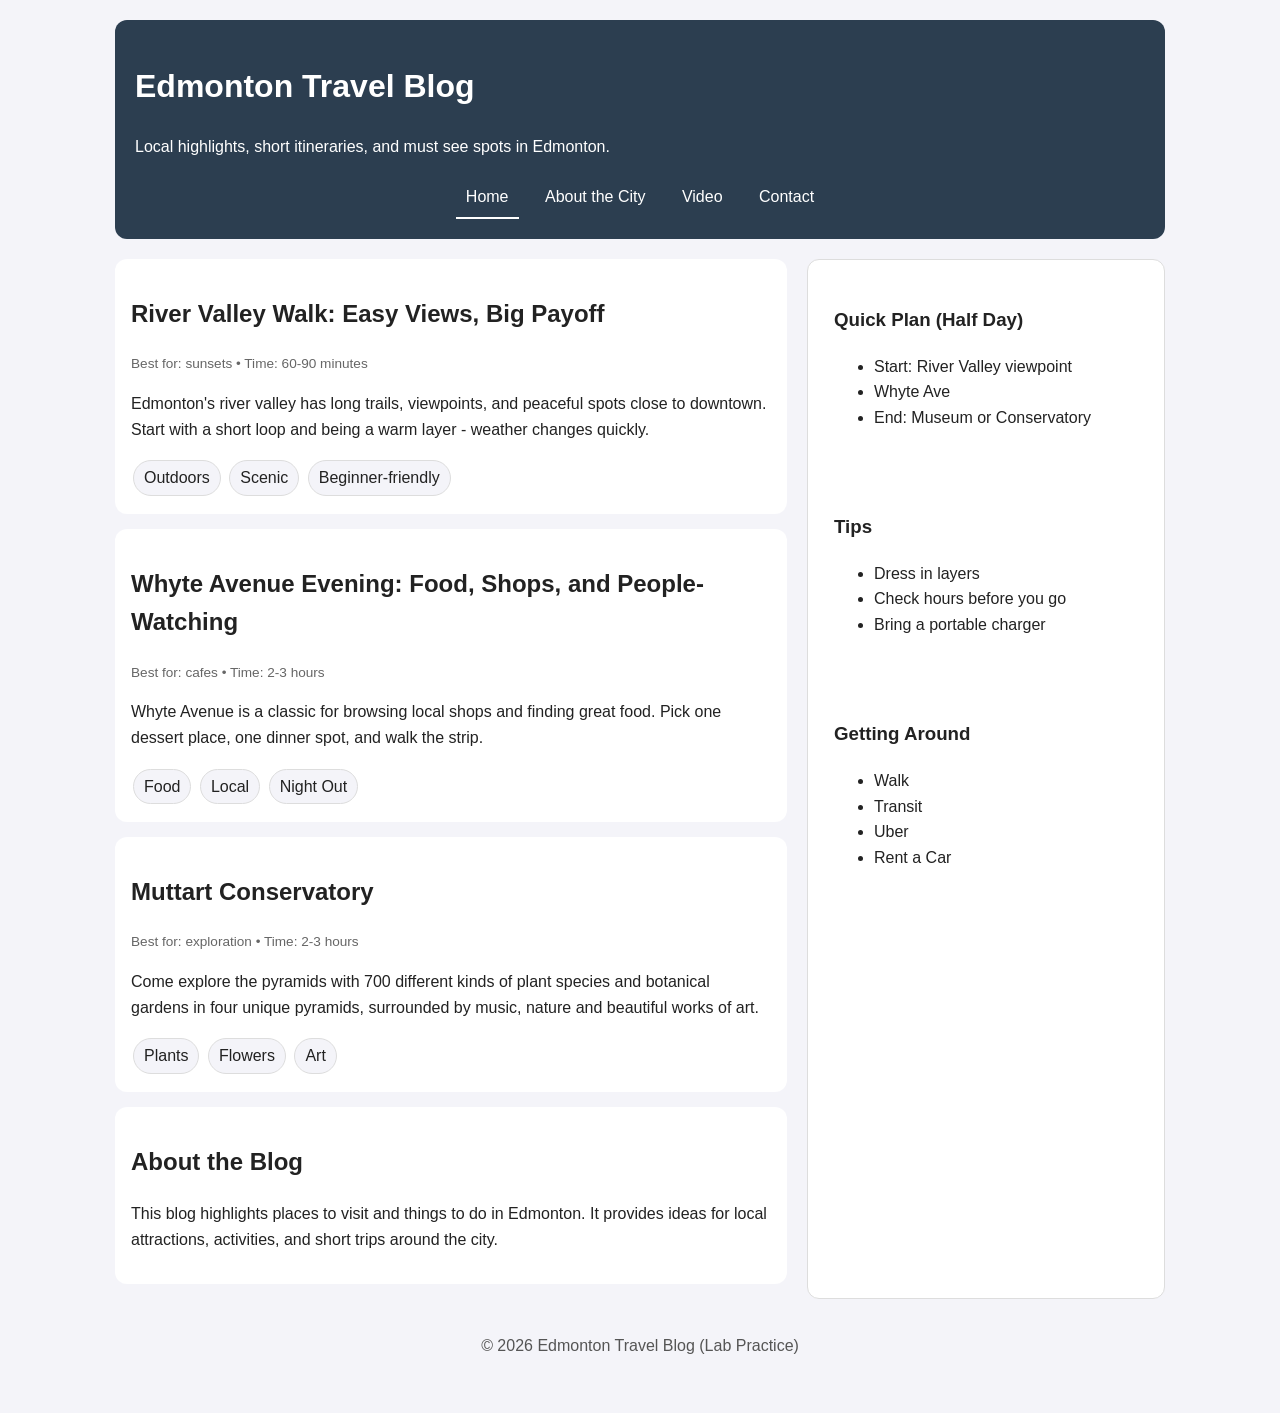
<file: index.html>
<!DOCTYPE html>
<html lang="en">
    <head>
        <!-- Character encoding -->
        <meta charset="utf-8" />
        <!-- Responsive scaling for mobile -->
        <meta name="viewport" content="width=device-width, initial-scale=1" />

        <title>Edmonton Travel Blog | Home</title>

        <!-- All pages share ONE stylesheet -->
        <link rel="stylesheet" href="style.css" />
    </head>

    <body>
        <!-- Container centers the site and controls max-width -->
        <div class="container">

            <header class="site-header">
                <h1>Edmonton Travel Blog</h1>
                <p>Local highlights, short itineraries, and must see spots in Edmonton.</p>

                <!-- Navigation is a list; CSS will turn into a nav bar -->
                <nav class="site-nav">
                    <ul>
                        <li><a class="active" href="index.html">Home</a></li>
                        <li><a href="city.html">About the City</a></li>
                        <li><a href="video.html">Video</a></li>
                        <li><a href="contact.html">Contact</a></li>
                    </ul>
                </nav>
            </header>

            <!-- Two-column layout: main content + sidebar -->
            <main class="layout">
                <section class="main">

                    <article class="card">
                        <h2>River Valley Walk: Easy Views, Big Payoff</h2>
                        <div class="meta">Best for: sunsets &bull; Time: 60-90 minutes</div>
                        <p>
                            Edmonton's river valley has long trails, viewpoints, and peaceful spots
                            close to downtown. Start with a short loop and being a warm layer - weather
                            changes quickly.
                        </p>
                        <div class="tags">
                            <span class="tag">Outdoors</span>
                            <span class="tag">Scenic</span>
                            <span class="tag">Beginner-friendly</span>
                        </div>
                    </article>

                    <article class="card">
                        <h2>Whyte Avenue Evening: Food, Shops, and People-Watching</h2>
                        <div class="meta">Best for: cafes &bull; Time: 2-3 hours</div>
                        <p>
                            Whyte Avenue is a classic for browsing local shops and finding great food.
                            Pick one dessert place, one dinner spot, and walk the strip.
                        </p>
                        <div class="tags">
                            <span class="tag">Food</span>
                            <span class="tag">Local</span>
                            <span class="tag">Night Out</span>
                        </div>
                    </article>

                    <article class="card">
                        <h2>Muttart Conservatory</h2>
                        <div class="meta">Best for: exploration &bull; Time: 2-3 hours</div>
                        <p>
                            Come explore the pyramids with 700 different kinds of 
                            plant species and botanical gardens in four unique pyramids, 
                            surrounded by music, nature and beautiful works of art.
                        </p>
                        <div class="tags">
                            <span class="tag">Plants</span>
                            <span class="tag">Flowers</span>
                            <span class="tag">Art</span>
                        </div>
                    </article>

                    <article class="card">
                        <h2>About the Blog</h2>
                        <p>
                            This blog highlights places to visit and things to do in Edmonton.
                            It provides ideas for local attractions, activities, and short trips
                            around the city.
                        </p>
                    </article>
                </section>

                <aside class="sidebar">
                    <div class="card">
                        <h3>Quick Plan (Half Day)</h3>
                        <ul>
                            <li>Start: River Valley viewpoint</li>
                            <li>Whyte Ave</li>
                            <li>End: Museum or Conservatory</li>
                        </ul>
                    </div>

                    <div class="card">
                        <h3>Tips</h3>
                        <ul>
                            <li>Dress in layers</li>
                            <li>Check hours before you go</li>
                            <li>Bring a portable charger</li>
                        </ul>
                    </div>

                    <div class="card">
                        <h3>Getting Around</h3>
                        <ul>
                            <li>Walk</li>
                            <li>Transit</li>
                            <li>Uber</li>
                            <li>Rent a Car</li>
                        </ul>
                    </div>
                </aside>
            </main>

            <footer class="site-footer">
                <p>&copy; 2026 Edmonton Travel Blog (Lab Practice)</p>
            </footer>
        </div>
    </body>
</html>
</file>
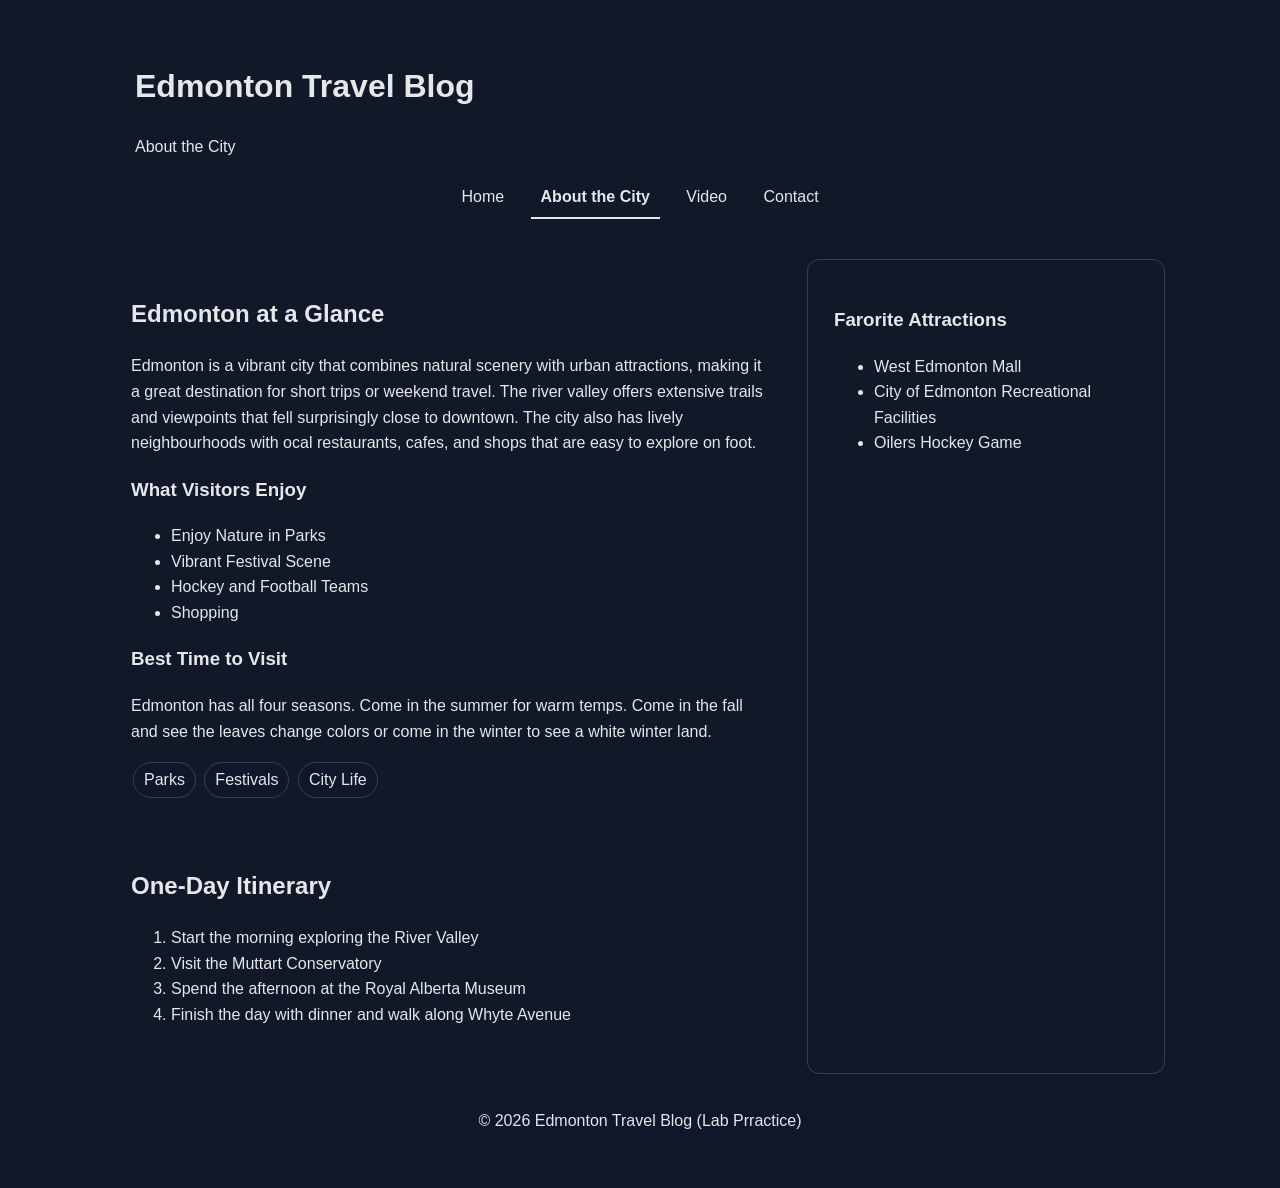
<file: city.html>
<!DOCTYPE html>
<html lang="en">

<head>
    <meta charset="utf-8" />
    <meta name="viewport" content="width=device-width, intial-scale=1" />
    <title>Edmonton Travel Blog | About the City</title>
    <link rel="stylesheet" href="style.css" />
</head>

<body class="theme-dark">
    <div class="container">
        <header class="site-header">
            <h1>Edmonton Travel Blog</h1>
            <p>About the City</p>
            <nav class="site-nav">
                <ul>
                        <li><a  href="index.html">Home</a></li>
                        <li><a class="active" href="city.html">About the City</a></li>
                        <li><a href="video.html">Video</a></li>
                        <li><a href="contact.html">Contact</a></li>
                </ul>
            </nav>
        </header>

        <main class="layout">
            <section class="main">
                <div class="card">
                    <h2>Edmonton at a Glance</h2>
                    <p>
                        Edmonton is a vibrant city that combines natural scenery with urban
                        attractions, making it a great destination for short trips or weekend
                        travel.  The river valley offers extensive trails and viewpoints that
                        fell surprisingly close to downtown.  The city also has lively
                        neighbourhoods with ocal restaurants, cafes, and shops that are easy
                        to explore on foot.
                    </p>

                    <h3>What Visitors Enjoy</h3>
                    <ul>
                        <li>Enjoy Nature in Parks</li>
                        <li>Vibrant Festival Scene</li>
                        <li>Hockey and Football Teams</li>
                        <li>Shopping</li>
                    </ul>

                    <h3>Best Time to Visit</h3>
                    <p>
                        Edmonton has all four seasons.  Come in the summer for warm temps.
                        Come in the fall and see the leaves change colors or come in the winter 
                        to see a white winter land.
                    </p>
                    <div class="tags">
                        <span class="tag">Parks</span>
                        <span class="tag">Festivals</span>
                        <span class="tag">City Life</span>
                    </div>
                </div>
                <div class="card">
                    <h2>One-Day Itinerary</h2>
                    <ol>
                        <li>Start the morning exploring the River Valley</li>
                        <li>Visit the Muttart Conservatory</li>
                        <li>Spend the afternoon at the Royal Alberta Museum</li>
                        <li>Finish the day with dinner and walk along Whyte Avenue</li>
                    </ol>
                </div>
            </section>
            <aside class="sidebar">
                <div class="card">
                    <h3>Farorite Attractions</h3>
                    <ul>
                        <li>West Edmonton Mall</li>
                        <li>City of Edmonton Recreational Facilities</li>
                        <li>Oilers Hockey Game</li>
                    </ul>
                </div>
            </aside>
        </main>
        <footer class="site-footer">
            <p>&copy; 2026 Edmonton Travel Blog (Lab Prractice)</p>
        </footer>
    </div>
</body>
</html>
</file>
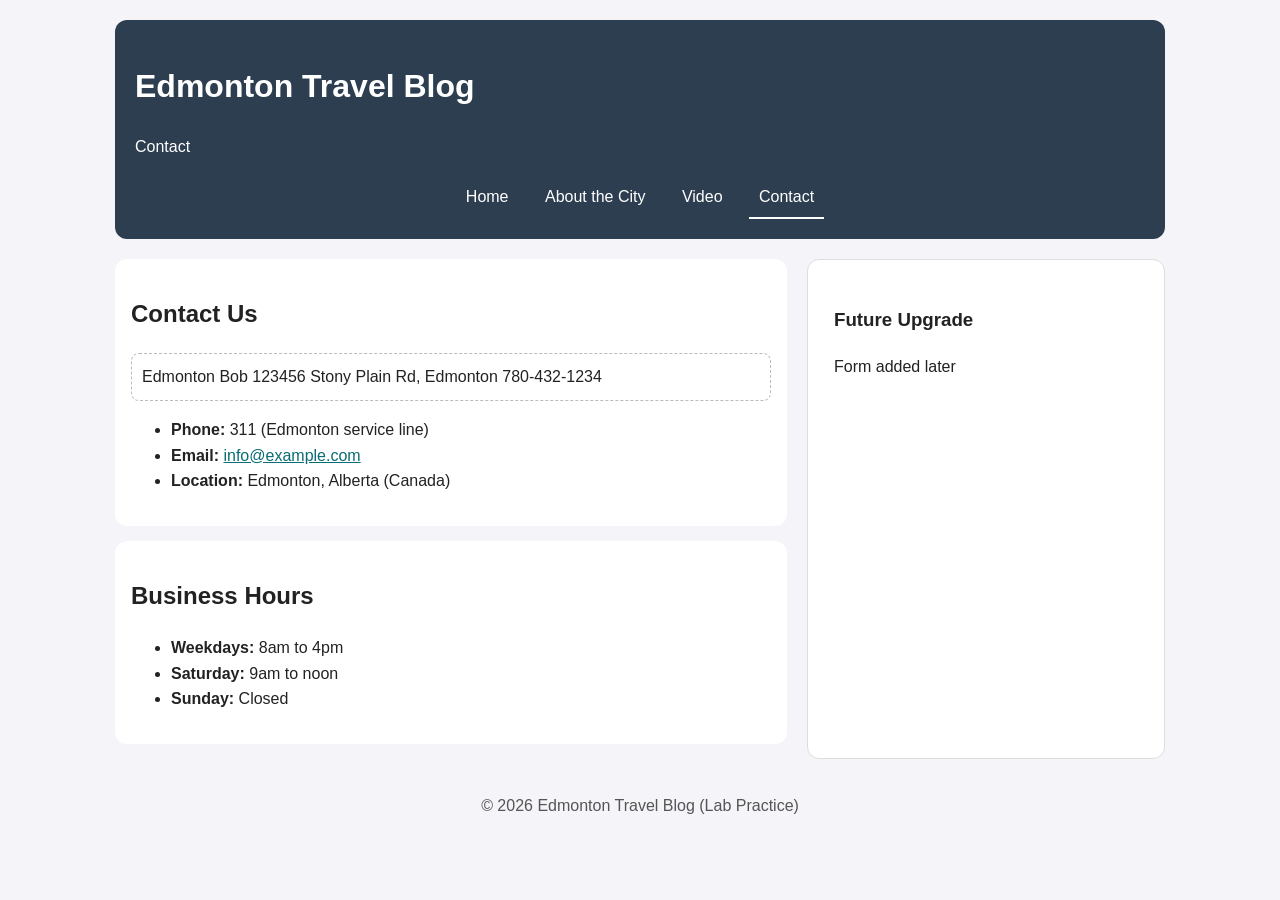
<file: contact.html>
<!DOCTYPE html>
<html lang="en">

    <head>
        <meta charset="utf-8" />
        <meta name="viewport" content="width=device-width, intial-scale=1" />
        <title>Edmonton Travel Blog | Contact</title>
        <link rel="stylesheet" href="style.css" />
    </head>

    <body>
        <div class="container">
            <header class="site-header">
                <h1>Edmonton Travel Blog</h1>
                <p>Contact</p>
                <nav class="site-nav">
                    <ul>
                        <li><a href="index.html">Home</a></li>
                        <li><a href="city.html">About the City</a></li>
                        <li><a href="video.html">Video</a></li>
                        <li><a class="active" href="contact.html">Contact</a></li>
                    </ul>
                </nav>
            </header>
            <main class="layout">
                <section class="main">
                    <div class="card">
                        <h2>Contact Us</h2>
                        <p class="notice">
                            Edmonton Bob
                            123456 Stony Plain Rd, Edmonton
                            780-432-1234
                        </p>
                        <ul>
                            <li><strong>Phone:</strong> 311 (Edmonton service line)</li>
                            <li><strong>Email:</strong>
                            <a href="mailto: info@example.com">info@example.com</a></li>
                            <li><strong>Location:</strong> Edmonton, Alberta (Canada)</li>
                        </ul>
                    </div>
                    <div class="card">
                        <h2>Business Hours</h2>
                        <ul>
                            <li><strong>Weekdays:</strong> 8am to 4pm</li>
                            <li><strong>Saturday:</strong> 9am to noon</li>
                            <li><strong>Sunday:</strong> Closed</li>
                        </ul>
                    </div>
                </section>
                <aside class="sidebar">
                    <div class="card">
                        <h3>Future Upgrade</h3>
                        <p>Form added later</p>
                    </div>
                </aside>
            </main>
            <footer class="site-footer">
                <p>&copy; 2026 Edmonton Travel Blog (Lab Practice)</p>
            </footer>
        </div>
    </body>
</html>
</file>
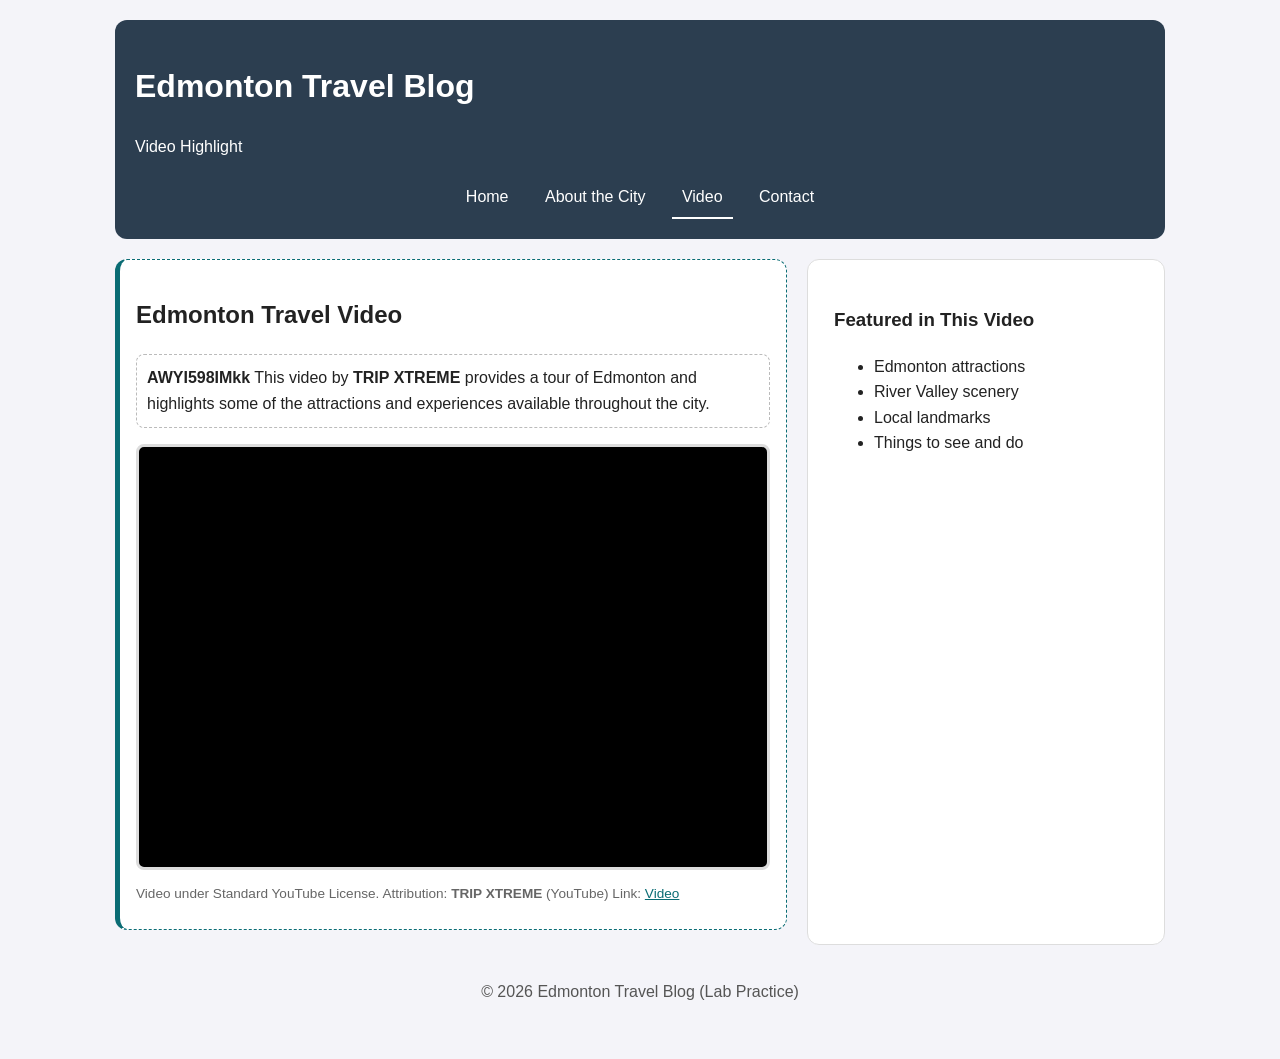
<file: video.html>
<!DOCTYPE html>
<html lang="en">

    <head>
        <meta charset="utf-8" />
        <meta name="viewport" content="width=device-width, initial-scale=1" />
        <title>Edmonton Travel Blog | Video</title>
        <link rel="stylesheet" href="style.css" />
    </head>

    <body>
        <div class="container">
            <header class="site-header">
                <h1>Edmonton Travel Blog</h1>
                <p>Video Highlight</p>
                <nav class="site-nav">
                    <ul>
                        <li><a href="index.html">Home</a></li>
                        <li><a href="city.html">About the City</a></li>
                        <li><a class="active" href="video.html">Video</a></li>
                        <li><a href="contact.html">Contact</a></li>
                    </ul>
                </nav>
            </header>
            <main class="layout">
                <section class="main">
                    <div class="card" id="featured-video">
                        <h2>Edmonton Travel Video</h2>
                        <p class="notice">
                            <strong>AWYI598IMkk</strong> 
                                This video by <strong>TRIP XTREME</strong> provides a tour of Edmonton and highlights some of the
                                attractions and experiences available throughout the city.
                        </p>
                        <div class="video-wrap">
                            <!-- TODO #8  https://www.youtube.com/watch?v=AWYI598IMkk -->
                             <iframe
                                src="https://www.youtube.com/embed/AWYI598IMkk"
                                title="YouTube video player"
                                allow="accelerometer; autoplay; clipboard-write; encrypted-media; gyroscope; picture-in-picture"
                                allowfullscreen>
                            </iframe>
                        </div>
                        <p class="meta">
                            Video under Standard YouTube License.
                            Attribution: <strong>TRIP XTREME</strong> (YouTube)
                            Link: <a href="https://www.youtube.com/watch?v=AWYI598IMkk" target="_blank" rel="noopener">Video</a>
                        </p>
                        <!-- TODO #9 -->
                    </div>
                </section>
                <aside class="sidebar">
                    <div class="card">
                        <h3>Featured in This Video</h3>
                        <ul>
                            <li>Edmonton attractions</li>
                            <li>River Valley scenery</li>
                            <li>Local landmarks</li>
                            <li>Things to see and do</li>
                        </ul>
                    </div>
                </aside>
            </main>
            <footer class="site-footer">
                <p>&copy; 2026 Edmonton Travel Blog (Lab Practice)</p>
            </footer>
        </div>
    </body>
</html>
</file>
<file: style.css>
a{color: red}

:root {
    --bg: #f4f4f9;
    --text: #222;
    --primary: #2c3e50;
    --accent: #0A6C74;
    --white: #ffffff;
    --border: #ddd;
}

.theme-dark {
    --bg: #0f172a;
    --text: #e5e7eb;
    --primary: #111827;
    --accent: #38bdf8;
    --white: #111827;
    --border: #334155;
}

.theme-dark .site-header {
    color: var(--text);
}

.theme-dark .site-nav a {
    color: var(--text);
}

.theme-dark .site-nav a.active {
    border-bottom-color: var(--text);
    font-weight: bold;
}

.theme-dark .site-footer {
    color: var(--text);
}

body {
    margin: 0;
    font-family:Arial, sans-serif;
    background: var(--bg);
    color: var(--text);
    line-height: 1.6;
}

.container {
    max-width: 1050px;
    margin: 0 auto;
    padding: 20px;
}

.site-header {
    background: var(--primary);
    color: var(--white);
    padding: 20px;
    border-radius: 12px;
}

.site-nav ul {
    list-style: none;
    margin: 0;
    padding: 0;
    text-align: center;
}

.site-nav li {
    display: inline-block;
    margin: 0 6px;
}

.site-nav a {
    color: var(--white);
    text-decoration: none;
    padding: 8px 10px;
    display: inline-block;
    border-bottom: 2px solid transparent;
}

.site-nav a:hover {
    border-bottom-color: var(--accent);
}

.site-nav a.active {
    border-bottom-color: var(--white);
}

.layout {
    margin-top: 20px;
    display: flex;
    gap: 20px;
}

.main {
    flex: 2;
}

.sidebar {
    flex: 1;
    background: var(--white);
    padding: 10px 10px;
    border: 1px solid var(--border);
    border-radius: 12px;
}

.card {
    background: var(--white);
    padding: 16px;
    margin-bottom: 15px;
    border-radius: 12px;
    box-shadow: 0 6px 18px rgba(0,0,0,0,08);
}

.meta {
    font-size: .85rem;
    color: #666;
    margin-bottom: 8px;
}

.tag {
    display: inline-block;
    background: var(--bg);
    padding: 4px 10px;
    margin: 2px;
    border: 1px solid var(--border);
    border-radius: 999px;
}

.video-wrap {
    border: 3px solid var(--border);
    border-radius: 8px;
    overflow: hidden;
    background: #000;
}

.video-wrap iframe {
    width: 100%;
    height: 420px;
    border: 0;
    display: block;
}

#featured-video {
    border: 1px dashed var(--accent);
    border-left: 5px solid var(--accent);
}

.notice {
    border: 1px dashed #bbb;
    padding: 10px;
    border-radius: 8px;
    background: var(--white);
}

.site-footer {
    text-align: center;
    padding: 18px 10px;
    color: #555;
}

.meta a {
    color: var(--accent);
}

a[href^="mailto:"] {
     color: var(--accent);
}
</file>
